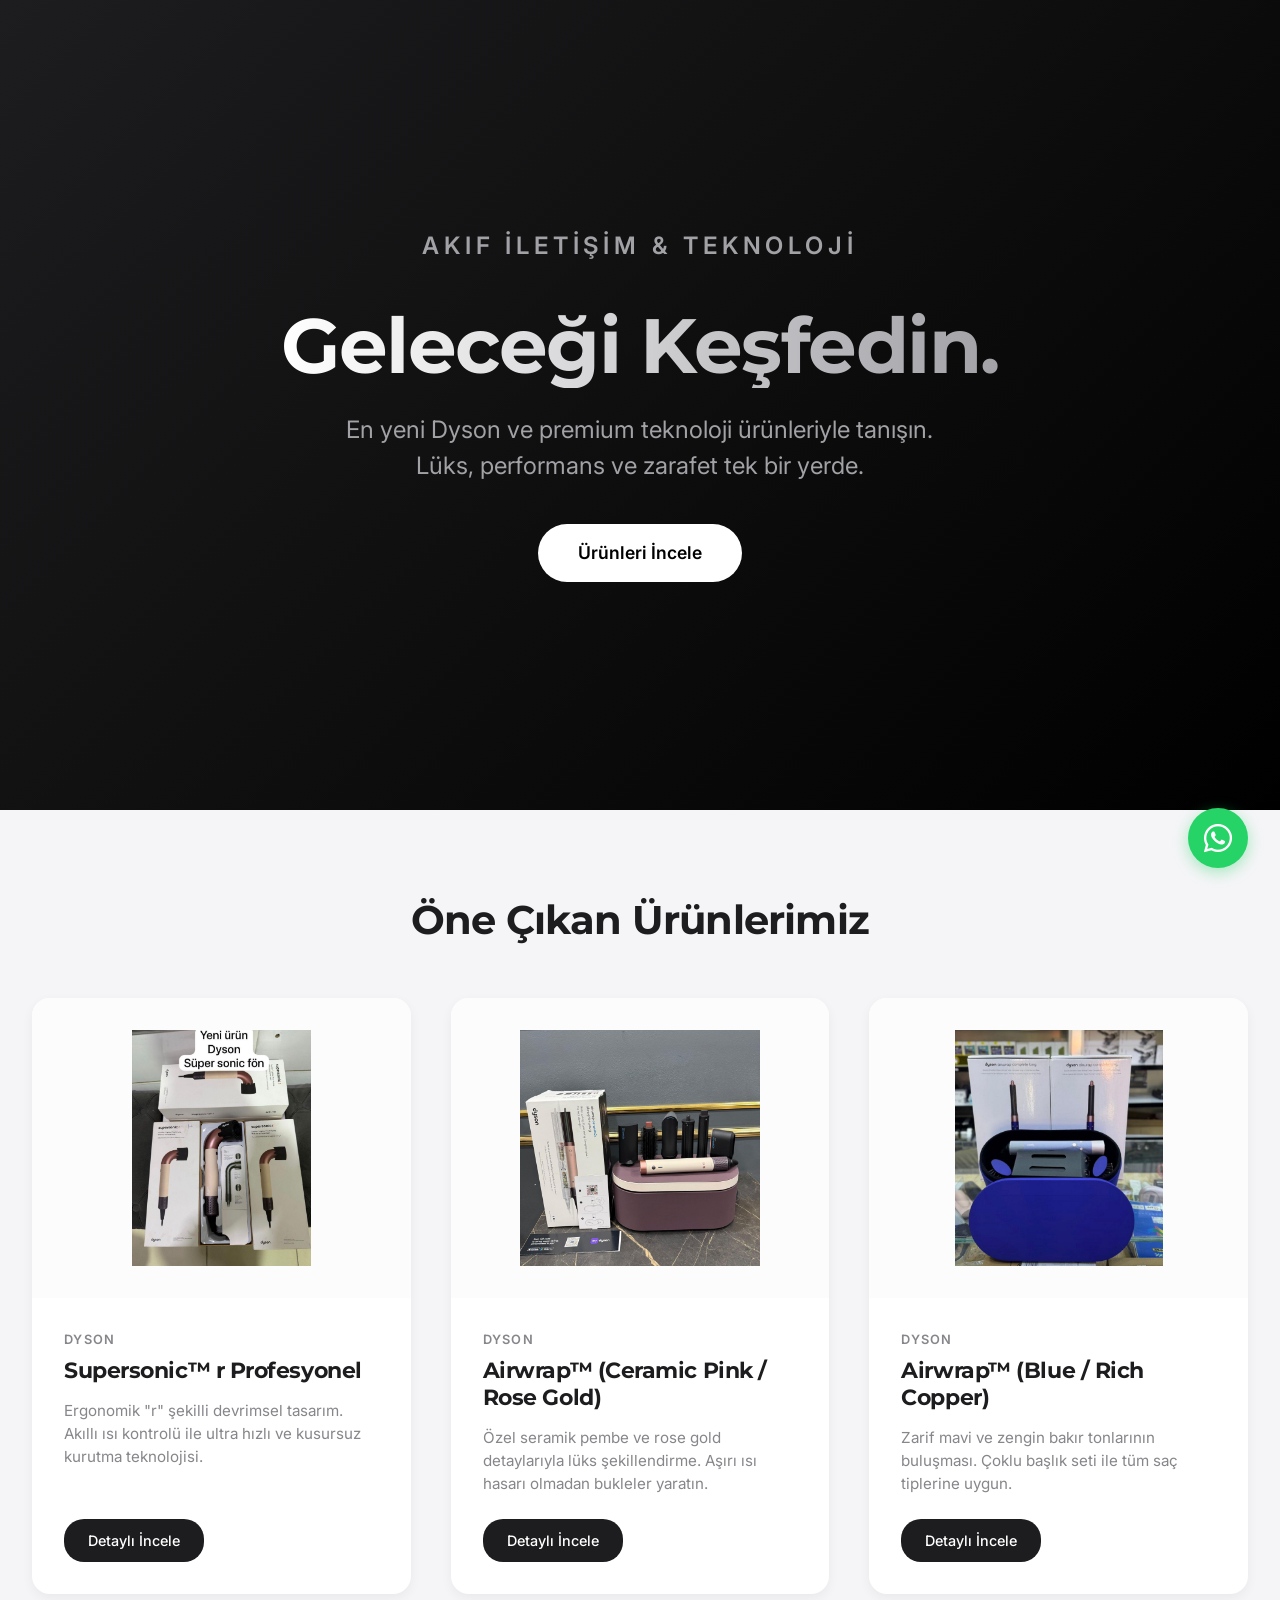
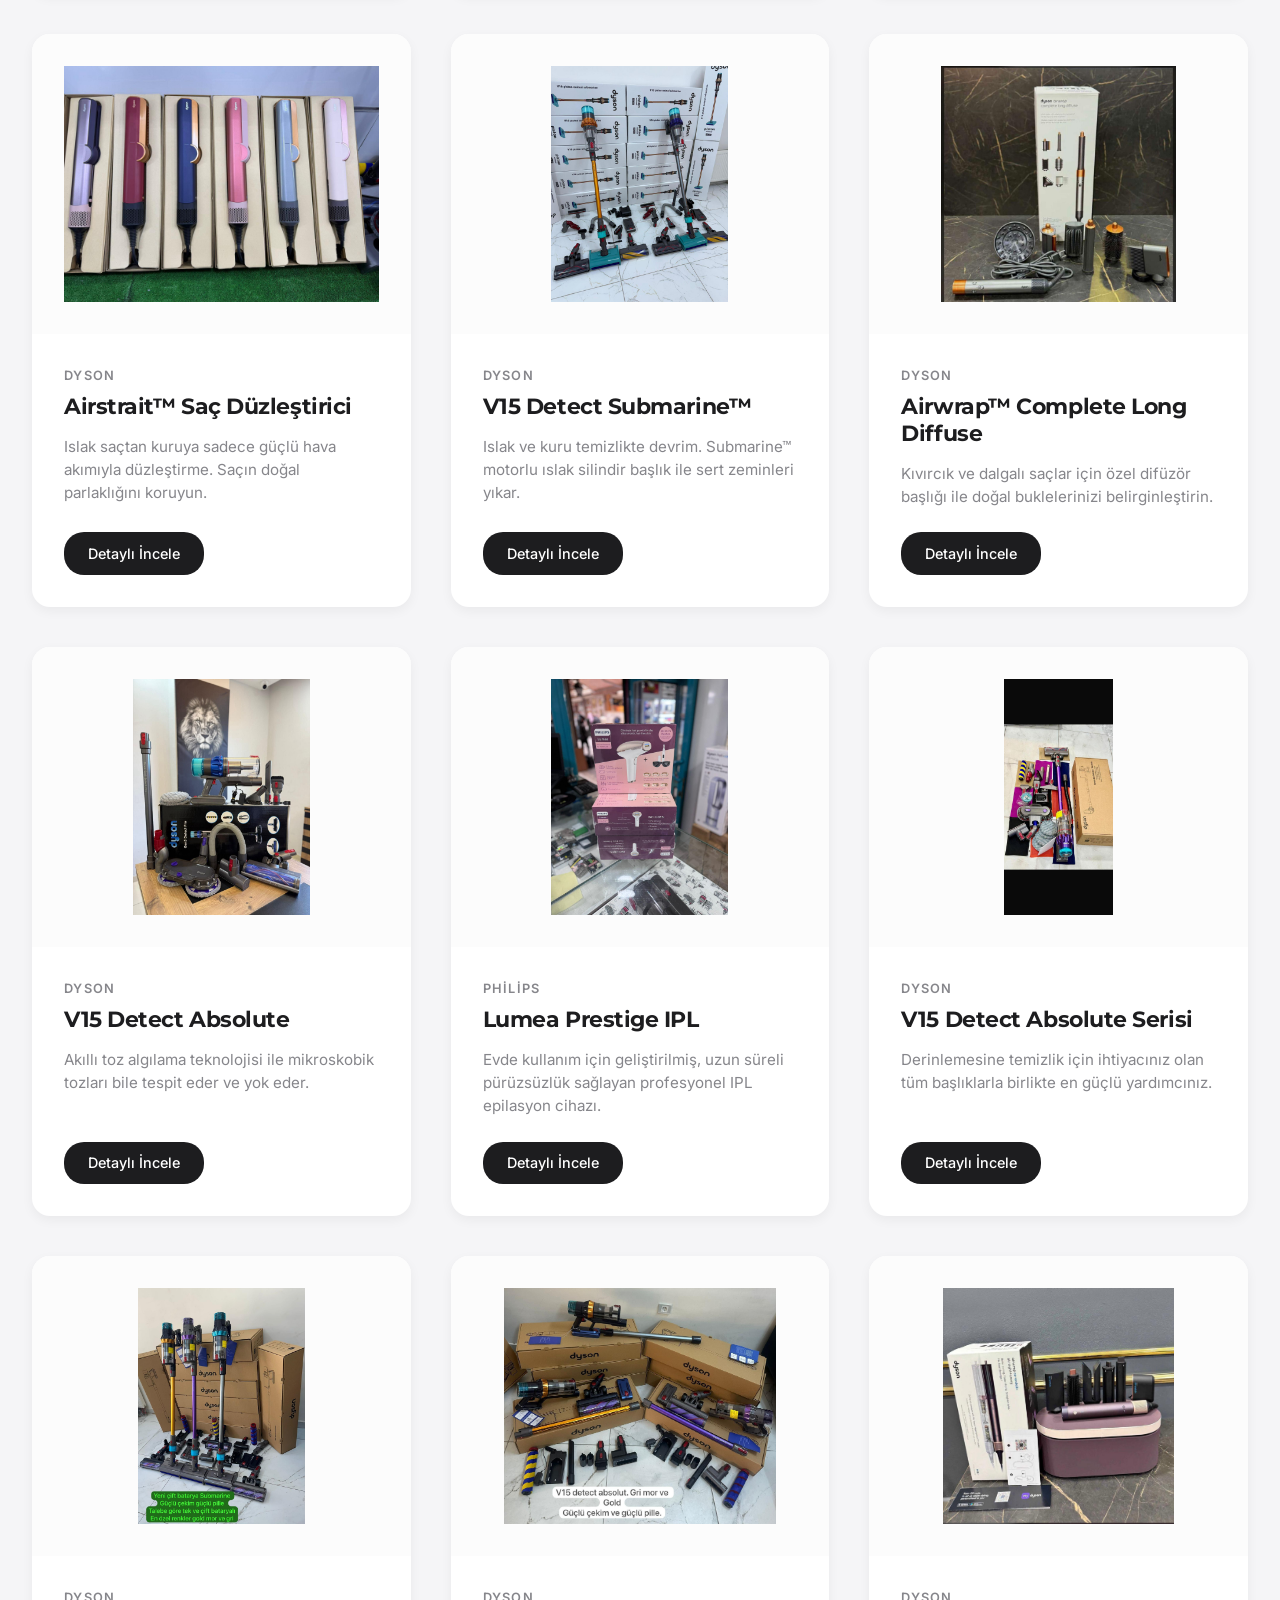
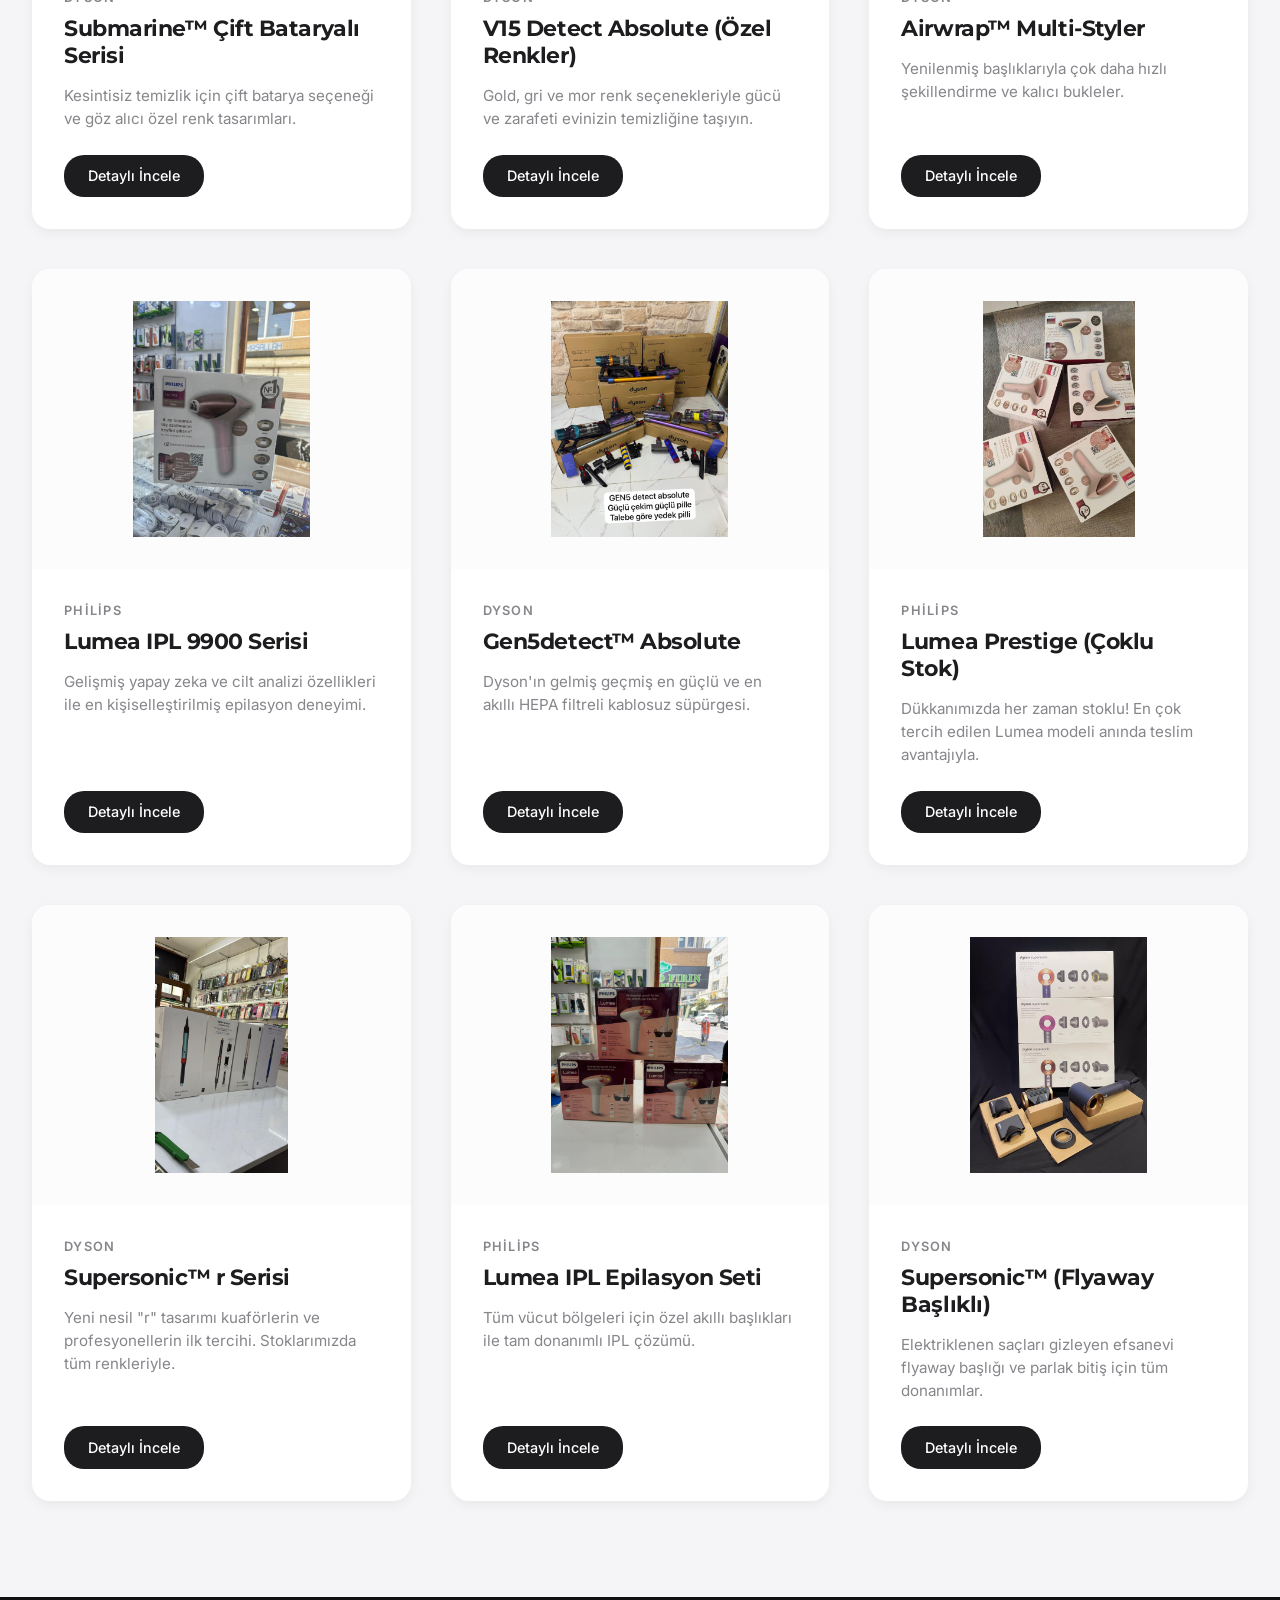
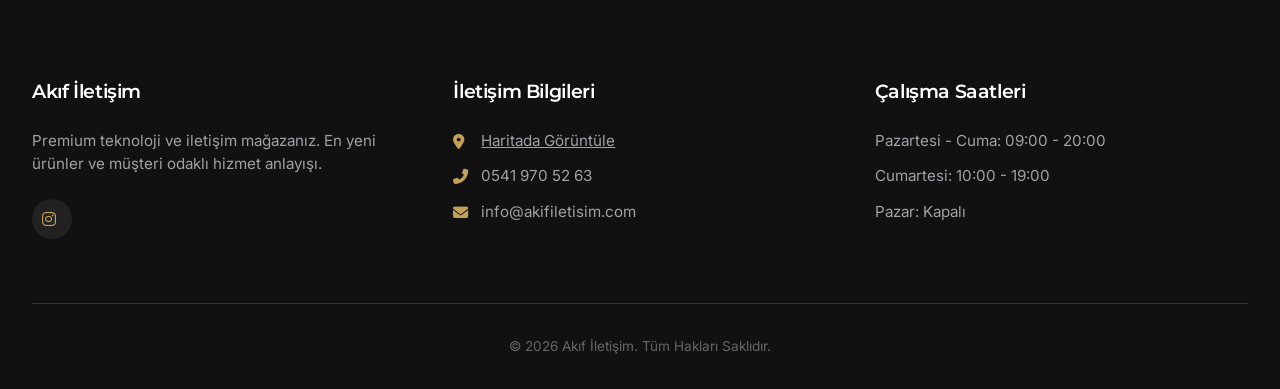
<file: index.html>
<!DOCTYPE html>
<html lang="tr">
  <head>
    <meta charset="UTF-8" />
    <link rel="icon" type="image/svg+xml" href="/vite.svg" />
    <meta name="viewport" content="width=device-width, initial-scale=1.0" />
    <title>Akıf İletişim | Geleceği Keşfedin</title>
    <link rel="preconnect" href="https://fonts.googleapis.com">
    <link rel="preconnect" href="https://fonts.gstatic.com" crossorigin>
    <link href="https://fonts.googleapis.com/css2?family=Inter:wght@300;400;500;600;700&family=Montserrat:wght@400;500;600;700;800&display=swap" rel="stylesheet">
    <!-- FontAwesome for icons -->
    <link rel="stylesheet" href="https://cdnjs.cloudflare.com/ajax/libs/font-awesome/6.4.0/css/all.min.css" />
    <script type="module" crossorigin src="/assets/index-da2ab5b7.js"></script>
    <link rel="stylesheet" href="/assets/index-3483ac55.css">
  </head>
  <body>
    <div id="root"></div>
    
  </body>
</html>
</file>
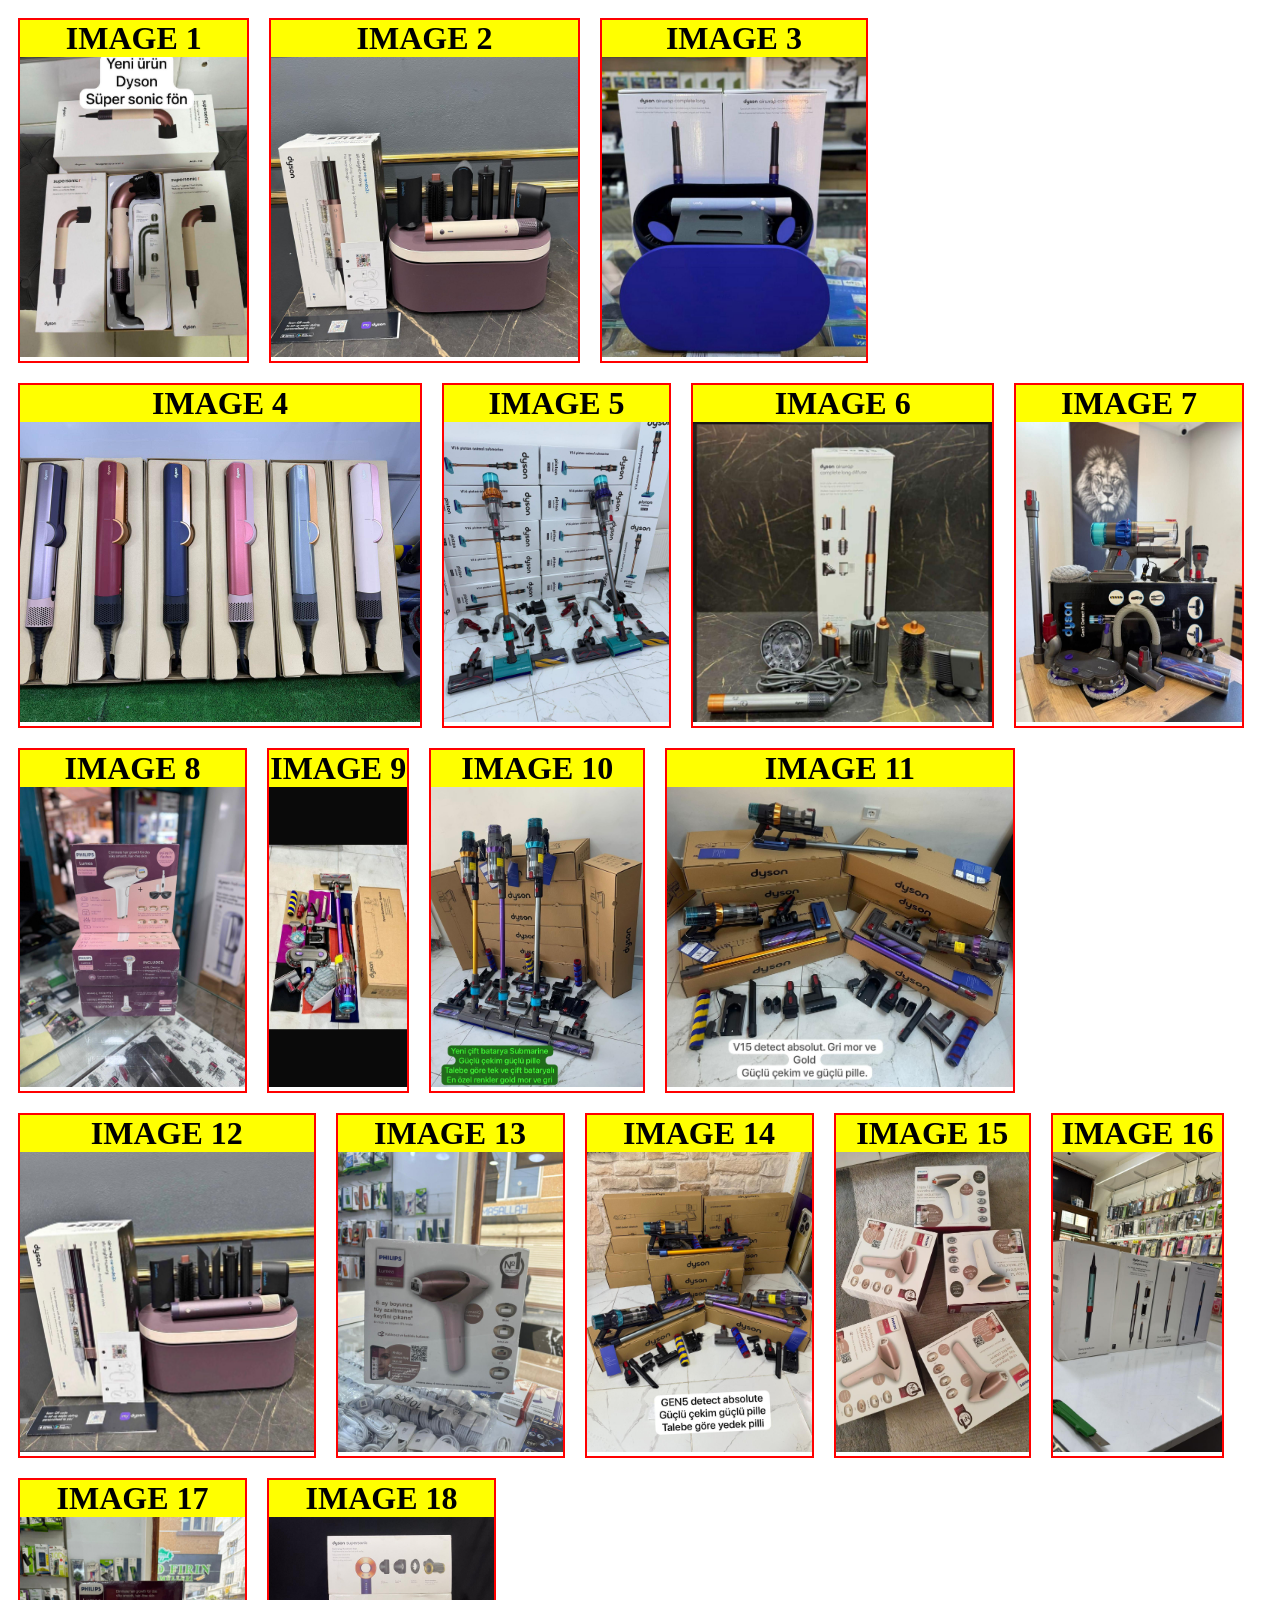
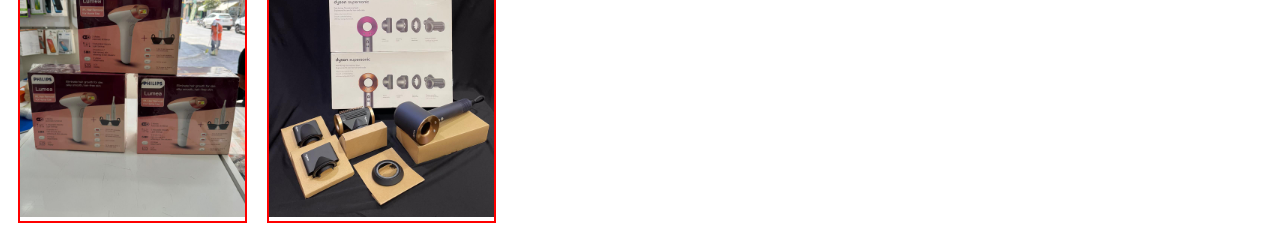
<file: analyzer.html>
<!DOCTYPE html>
<html lang="en">
<head>
<meta charset="UTF-8">
<style>
  body { display: flex; flex-wrap: wrap; }
  .item { margin: 10px; border: 2px solid red; text-align: center; }
  img { height: 300px; }
  h1 { font-size: 2em; margin: 0; background: yellow; }
</style>
</head>
<body>
  <script>
    for(let i=1; i<=18; i++) {
      document.write(`<div class="item"><h1>IMAGE ${i}</h1><img src="/images/${i}.jpeg" /></div>`);
    }
  </script>
</body>
</html>
</file>
<file: assets/index-3483ac55.css>
:root{--bg-color: #F5F5F7;--text-color: #1d1d1f;--text-secondary: #86868b;--accent-blue: #0033a0;--accent-gold: #c5a059;--accent-rose: #d69ea6;--card-bg: #ffffff;--border-radius: 18px;--transition: all .4s cubic-bezier(.16, 1, .3, 1);--shadow-sm: 0 4px 12px rgba(0, 0, 0, .05);--shadow-lg: 0 20px 40px rgba(0, 0, 0, .1);--font-primary: "Inter", -apple-system, BlinkMacSystemFont, "Segoe UI", Roboto, Helvetica, Arial, sans-serif;--font-heading: "Montserrat", var(--font-primary)}*{margin:0;padding:0;box-sizing:border-box}body{font-family:var(--font-primary);background-color:var(--bg-color);color:var(--text-color);line-height:1.5;-webkit-font-smoothing:antialiased;-moz-osx-font-smoothing:grayscale}h1,h2,h3,h4,h5,h6{font-family:var(--font-heading);font-weight:600;letter-spacing:-.02em}a{text-decoration:none;color:inherit}button{cursor:pointer;border:none;background:none;font-family:inherit}img{max-width:100%;height:auto;display:block}.container{max-width:1400px;margin:0 auto;padding:0 2rem}.hero{height:90vh;min-height:600px;display:flex;align-items:center;justify-content:center;position:relative;background:linear-gradient(135deg,#1d1d1f 0%,#000000 100%);color:#fff;text-align:center;overflow:hidden;padding:2rem}.hero-content{position:relative;z-index:2;max-width:800px;animation:fadeUp 1s ease-out forwards}.hero-tagline{font-size:.9rem;text-transform:uppercase;letter-spacing:.2em;color:var(--accent-gold);margin-bottom:1rem;font-weight:600}.hero h1{font-size:clamp(3rem,6vw,5.5rem);font-weight:700;margin-bottom:1.5rem;line-height:1.1;background:linear-gradient(to right,#fff,#a1a1a6);-webkit-background-clip:text;-webkit-text-fill-color:transparent}.hero p{font-size:clamp(1.1rem,2vw,1.5rem);color:#a1a1a6;margin-bottom:2.5rem;max-width:600px;margin-left:auto;margin-right:auto}.hero-btn{display:inline-block;background-color:#fff;color:#000;padding:1rem 2.5rem;border-radius:30px;font-size:1.1rem;font-weight:600;transition:var(--transition)}.hero-btn:hover{background-color:var(--accent-gold);color:#fff;transform:scale(1.05)}.hero-bg{position:absolute;top:0;left:0;width:100%;height:100%;object-fit:cover;opacity:.4;z-index:1}.section-title{text-align:center;font-size:2.5rem;margin:5rem 0 3rem;font-weight:700}.product-grid{display:grid;grid-template-columns:repeat(auto-fill,minmax(320px,1fr));gap:2.5rem;padding-bottom:6rem}.product-card{background:var(--card-bg);border-radius:var(--border-radius);overflow:hidden;box-shadow:var(--shadow-sm);transition:var(--transition);position:relative;display:flex;flex-direction:column}.product-card:hover{transform:translateY(-10px);box-shadow:var(--shadow-lg)}.product-image-container{height:300px;overflow:hidden;position:relative;background-color:#fcfcfc;display:flex;align-items:center;justify-content:center;padding:2rem}.product-image-container img{max-height:100%;object-fit:contain;transition:var(--transition)}.product-card:hover .product-image-container img{transform:scale(1.05)}.product-info{padding:2rem;display:flex;flex-direction:column;flex-grow:1}.product-brand{font-size:.8rem;text-transform:uppercase;color:var(--text-secondary);letter-spacing:.1em;font-weight:600;margin-bottom:.5rem}.product-title{font-size:1.4rem;font-weight:700;margin-bottom:1rem;line-height:1.2}.product-desc{color:var(--text-secondary);font-size:.95rem;margin-bottom:1.5rem;flex-grow:1}.product-features{list-style:none;margin-bottom:1.5rem;padding-top:1.5rem;border-top:1px solid #f0f0f0}.product-features li{font-size:.85rem;color:var(--text-color);margin-bottom:.5rem;display:flex;align-items:center}.product-features li i{color:var(--accent-gold);margin-right:.5rem;font-size:1rem}.card-action{display:flex;justify-content:space-between;align-items:center;margin-top:auto}.btn-primary{background-color:var(--text-color);color:#fff;padding:.8rem 1.5rem;border-radius:20px;font-weight:500;font-size:.9rem;transition:var(--transition)}.product-card:hover .btn-primary{background-color:var(--accent-blue)}.whatsapp-btn{position:fixed;bottom:2rem;right:2rem;background-color:#25d366;color:#fff;width:60px;height:60px;border-radius:50%;display:flex;align-items:center;justify-content:center;font-size:2rem;box-shadow:0 4px 15px #25d36666;z-index:100;transition:var(--transition);text-decoration:none}.whatsapp-btn:hover{transform:scale(1.1);box-shadow:0 6px 20px #25d36699}.whatsapp-btn:before{content:"Bizimle İletişime Geçin";position:absolute;right:75px;background-color:#fff;color:var(--text-color);padding:.5rem 1rem;border-radius:8px;font-size:.9rem;font-weight:500;white-space:nowrap;opacity:0;pointer-events:none;transition:var(--transition);box-shadow:var(--shadow-sm);transform:translate(10px)}.whatsapp-btn:hover:before{opacity:1;transform:translate(0)}.footer{background-color:#111;color:#fff;padding:5rem 0 2rem}.footer-content{display:grid;grid-template-columns:repeat(auto-fit,minmax(250px,1fr));gap:3rem;margin-bottom:4rem}.footer-col h3{font-size:1.2rem;margin-bottom:1.5rem;color:#fff}.footer-col p,.footer-col ul{color:#a1a1a6;font-size:.95rem}.footer-col ul{list-style:none}.footer-col ul li{margin-bottom:.8rem;display:flex;align-items:center;gap:.5rem}.footer-col i{color:var(--accent-gold);width:20px}.social-links{display:flex;gap:1rem;margin-top:1.5rem}.social-links a{display:inline-flex;align-items:center;justify-content:center;width:40px;height:40px;border-radius:50%;background-color:#222;color:#fff;transition:var(--transition)}.social-links a:hover{background-color:var(--accent-gold);transform:translateY(-3px)}.map-container{width:100%;height:200px;border-radius:12px;overflow:hidden;margin-top:1rem}.map-container iframe{width:100%;height:100%;border:none}.footer-bottom{text-align:center;padding-top:2rem;border-top:1px solid #333;color:#666;font-size:.85rem}@keyframes fadeUp{0%{opacity:0;transform:translateY(30px)}to{opacity:1;transform:translateY(0)}}@media (max-width: 768px){.hero-btn:before{display:none}.whatsapp-btn:before{display:none}}.modal-overlay{position:fixed;top:0;left:0;width:100vw;height:100vh;background:rgba(0,0,0,.6);-webkit-backdrop-filter:blur(8px);backdrop-filter:blur(8px);display:flex;align-items:center;justify-content:center;z-index:1000;padding:2rem;opacity:0;animation:fadeIn .3s forwards}.modal-content{background:var(--card-bg);border-radius:24px;width:100%;max-width:1000px;max-height:90vh;overflow-y:auto;position:relative;display:grid;grid-template-columns:1fr 1fr;box-shadow:0 25px 50px -12px #00000040;transform:translateY(20px);animation:slideUp .4s .1s forwards cubic-bezier(.16,1,.3,1);opacity:0}.modal-close{position:absolute;top:1.5rem;right:1.5rem;background:#f0f0f0;width:40px;height:40px;border-radius:50%;display:flex;align-items:center;justify-content:center;font-size:1.2rem;color:var(--text-color);z-index:10;transition:var(--transition)}.modal-close:hover{background:#e0e0e0;transform:scale(1.1)}.modal-image{background:#fcfcfc;padding:3rem;display:flex;align-items:center;justify-content:center}.modal-image img{max-height:400px;object-fit:contain}.modal-details{padding:4rem 3rem}.modal-brand{font-size:.9rem;text-transform:uppercase;color:var(--text-secondary);letter-spacing:.1em;font-weight:600;margin-bottom:.5rem;display:block}.modal-title{font-size:2.2rem;font-weight:700;margin-bottom:1.5rem;line-height:1.2}.modal-desc{font-size:1.1rem;color:var(--text-secondary);margin-bottom:2rem;line-height:1.6}.modal-features{list-style:none;margin-bottom:2.5rem}.modal-features li{margin-bottom:1rem;display:flex;align-items:center;font-size:1.05rem}.modal-features li i{color:var(--accent-blue);margin-right:1rem;font-size:1.2rem}.modal-action{display:flex;gap:1rem}.btn-whatsapp{background-color:#25d366;color:#fff;padding:1rem 2rem;border-radius:30px;font-weight:600;font-size:1rem;display:inline-flex;align-items:center;gap:.5rem;transition:var(--transition)}.btn-whatsapp:hover{background-color:#128c7e;transform:translateY(-2px)}@keyframes fadeIn{to{opacity:1}}@keyframes slideUp{to{opacity:1;transform:translateY(0)}}@media (max-width: 900px){.modal-content{grid-template-columns:1fr}.modal-image{padding:2rem}.modal-image img{max-height:250px}.modal-details{padding:2rem}.modal-title{font-size:1.8rem}}
</file>
